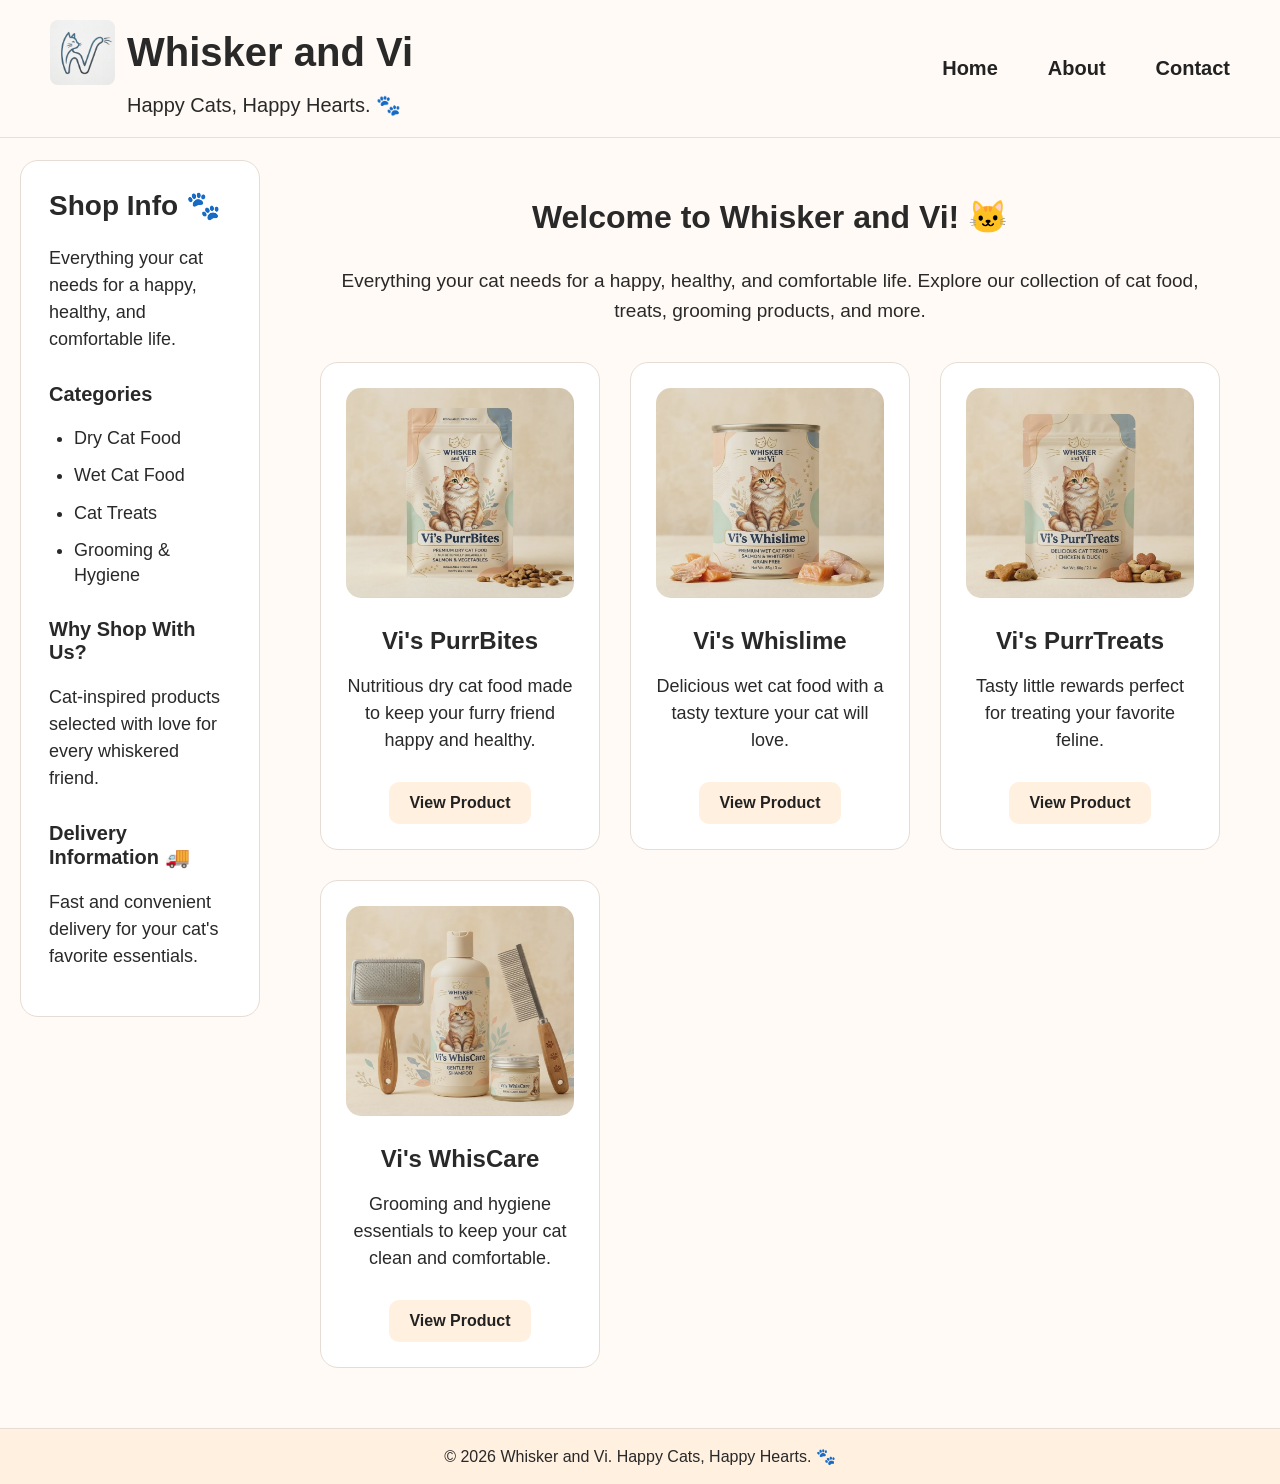
<file: index.html>
<!DOCTYPE html>
<html lang="en">

<head>
    <meta charset="UTF-8">
    <meta name="viewport" content="width=device-width, initial-scale=1.0">

    <title>Whisker and Vi</title>

    <link rel="stylesheet" href="style.css">
</head>


<body class="home-page">

<div class="page">


    <!-- HEADER -->
    <header class="site-header">

        <div class="header-brand">

            <div class="brand-title">

                <img
                    src="wvlogo.jpg"
                    alt="Whisker and Vi logo"
                    class="site-logo"
                >

                <h1>Whisker and Vi</h1>

            </div>

            <p>Happy Cats, Happy Hearts. 🐾</p>

        </div>


        <!-- NAVIGATION -->
        <nav>

            <ul>

                <li>
                    <a href="index.html">Home</a>
                </li>

                <li>
                    <a href="about.html">About</a>
                </li>

                <li>
                    <a href="contact.html">Contact</a>
                </li>

            </ul>

        </nav>

    </header>



    <!-- MAIN CONTENT -->
    <main>

        <h2>Welcome to Whisker and Vi! 🐱</h2>

        <p>
            Everything your cat needs for a happy, healthy, and comfortable life.
            Explore our collection of cat food, treats, grooming products, and more.
        </p>


        <!-- PRODUCTS -->
        <section class="product-grid">


            <!-- PURRBITES -->
            <article class="product-card">

                <img
                    src="purrbites.jpg"
                    alt="Vi's PurrBites dry cat food"
                >

                <h3>Vi's PurrBites</h3>

                <p>
                    Nutritious dry cat food made to keep your furry friend
                    happy and healthy.
                </p>

                <a
                    class="button"
                    href="products/purrbites.html"
                >
                    View Product
                </a>

            </article>



            <!-- WHISLIME -->
            <article class="product-card">

                <img
                    src="whislime.jpg"
                    alt="Vi's Whislime wet cat food"
                >

                <h3>Vi's Whislime</h3>

                <p>
                    Delicious wet cat food with a tasty texture your cat will love.
                </p>

                <a
                    class="button"
                    href="products/whislime.html"
                >
                    View Product
                </a>

            </article>



            <!-- PURRTREATS -->
            <article class="product-card">

                <img
                    src="purrtreats.jpg"
                    alt="Vi's PurrTreats cat treats"
                >

                <h3>Vi's PurrTreats</h3>

                <p>
                    Tasty little rewards perfect for treating your favorite feline.
                </p>

                <a
                    class="button"
                    href="products/purrtreats.html"
                >
                    View Product
                </a>

            </article>



            <!-- WHISCARE -->
            <article class="product-card">

                <img
                    src="whiscare.jpg"
                    alt="Vi's WhisCare grooming and hygiene products"
                >

                <h3>Vi's WhisCare</h3>

                <p>
                    Grooming and hygiene essentials to keep your cat clean
                    and comfortable.
                </p>

                <a
                    class="button"
                    href="products/whiscare.html"
                >
                    View Product
                </a>

            </article>


        </section>

    </main>



    <!-- SIDEBAR -->
    <aside>

        <h2>Shop Info 🐾</h2>

        <p>
            Everything your cat needs for a happy, healthy, and comfortable life.
        </p>


        <h3>Categories</h3>

        <ul>

            <li>Dry Cat Food</li>

            <li>Wet Cat Food</li>

            <li>Cat Treats</li>

            <li>Grooming &amp; Hygiene</li>

        </ul>


        <h3>Why Shop With Us?</h3>

        <p>
            Cat-inspired products selected with love for every whiskered friend.
        </p>


        <h3>Delivery Information 🚚</h3>

        <p>
            Fast and convenient delivery for your cat's favorite essentials.
        </p>

    </aside>



    <!-- FOOTER -->
    <footer>

        <p>
            &copy; 2026 Whisker and Vi. Happy Cats, Happy Hearts. 🐾
        </p>

    </footer>


</div>

</body>
</html>
</file>
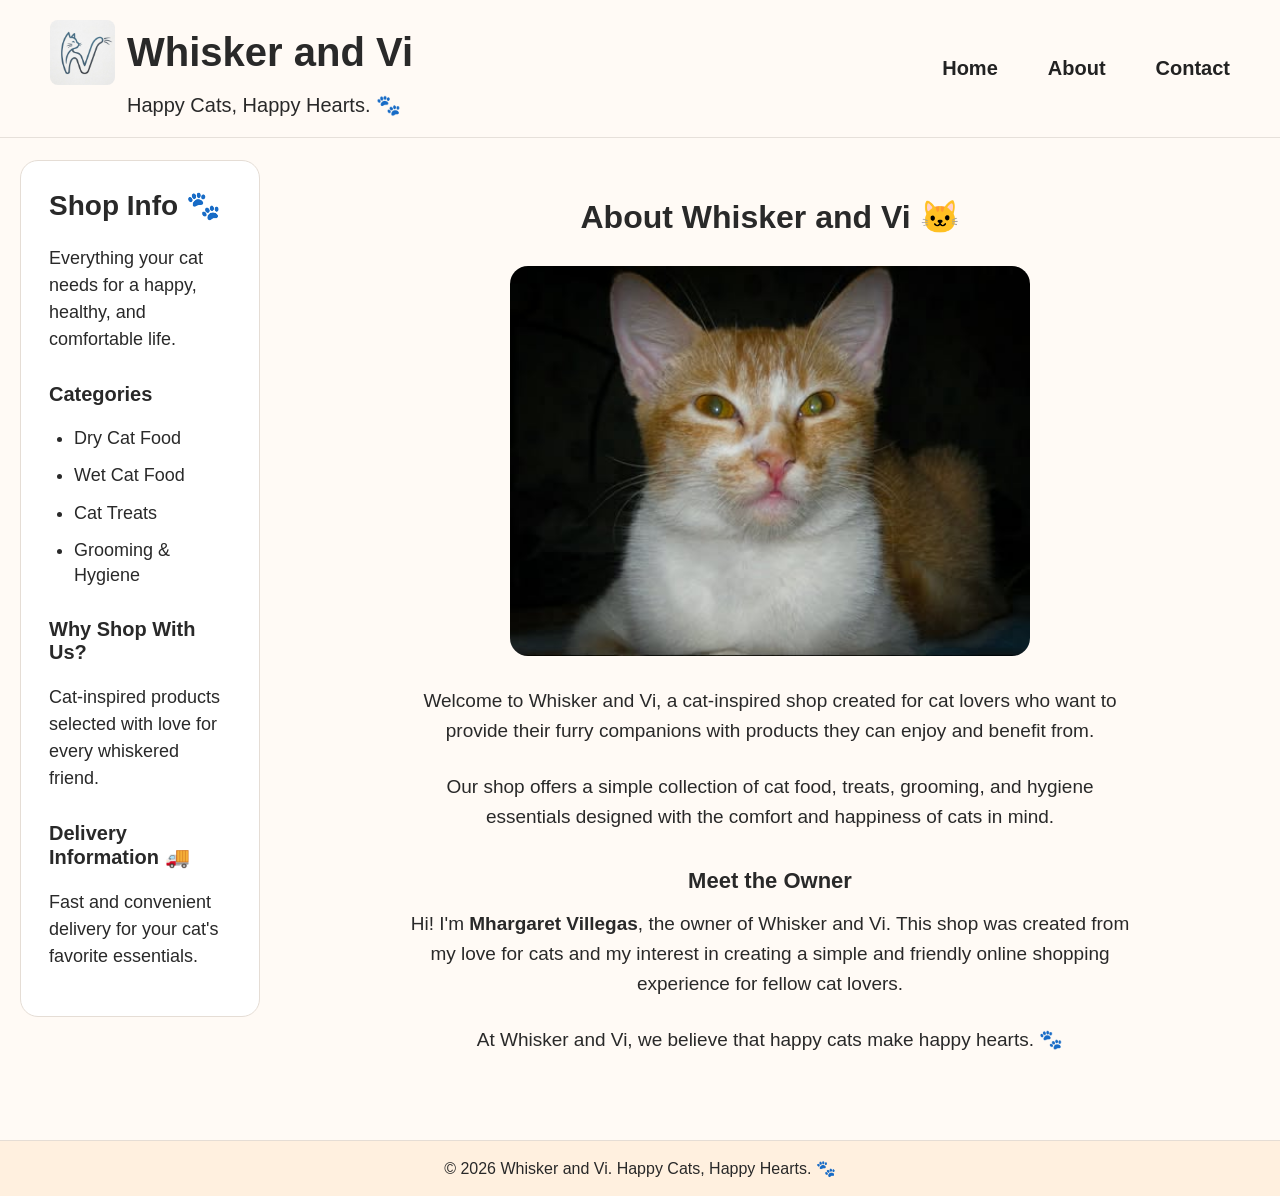
<file: about.html>
<!DOCTYPE html>
<html lang="en">

<head>
    <meta charset="UTF-8">
    <meta name="viewport" content="width=device-width, initial-scale=1.0">

    <title>About | Whisker and Vi</title>

    <link rel="stylesheet" href="style.css">
</head>


<body class="about-page">

<div class="page">


    <!-- HEADER -->
    <header class="site-header">

        <div class="header-brand">

            <div class="brand-title">

                <img
                    src="wvlogo.jpg"
                    alt="Whisker and Vi logo"
                    class="site-logo"
                >

                <h1>Whisker and Vi</h1>

            </div>

            <p>Happy Cats, Happy Hearts. 🐾</p>

        </div>


        <!-- NAVIGATION -->
        <nav>

            <ul>

                <li>
                    <a href="index.html">Home</a>
                </li>

                <li>
                    <a href="about.html">About</a>
                </li>

                <li>
                    <a href="contact.html">Contact</a>
                </li>

            </ul>

        </nav>

    </header>



    <!-- ABOUT CONTENT -->
    <main class="about-content">

        <h2>About Whisker and Vi 🐱</h2>


        <!-- YOUR CAT IMAGE -->
        <img
            class="owner-image"
            src="cat.jpg"
            alt="Cat featured by Whisker and Vi"
        >


        <p>
            Welcome to Whisker and Vi, a cat-inspired shop created for cat lovers
            who want to provide their furry companions with products they can enjoy
            and benefit from.
        </p>


        <p>
            Our shop offers a simple collection of cat food, treats, grooming,
            and hygiene essentials designed with the comfort and happiness of cats
            in mind.
        </p>


        <h3>Meet the Owner</h3>


        <p>
            Hi! I'm <strong>Mhargaret Villegas</strong>, the owner of Whisker and Vi.
            This shop was created from my love for cats and my interest in creating
            a simple and friendly online shopping experience for fellow cat lovers.
        </p>


        <p>
            At Whisker and Vi, we believe that happy cats make happy hearts. 🐾
        </p>

    </main>



    <!-- SIDEBAR -->
    <aside>

        <h2>Shop Info 🐾</h2>

        <p>
            Everything your cat needs for a happy, healthy, and comfortable life.
        </p>


        <h3>Categories</h3>

        <ul>

            <li>Dry Cat Food</li>

            <li>Wet Cat Food</li>

            <li>Cat Treats</li>

            <li>Grooming &amp; Hygiene</li>

        </ul>


        <h3>Why Shop With Us?</h3>

        <p>
            Cat-inspired products selected with love for every whiskered friend.
        </p>


        <h3>Delivery Information 🚚</h3>

        <p>
            Fast and convenient delivery for your cat's favorite essentials.
        </p>

    </aside>



    <!-- FOOTER -->
    <footer>

        <p>
            &copy; 2026 Whisker and Vi. Happy Cats, Happy Hearts. 🐾
        </p>

    </footer>


</div>

</body>
</html>
</file>
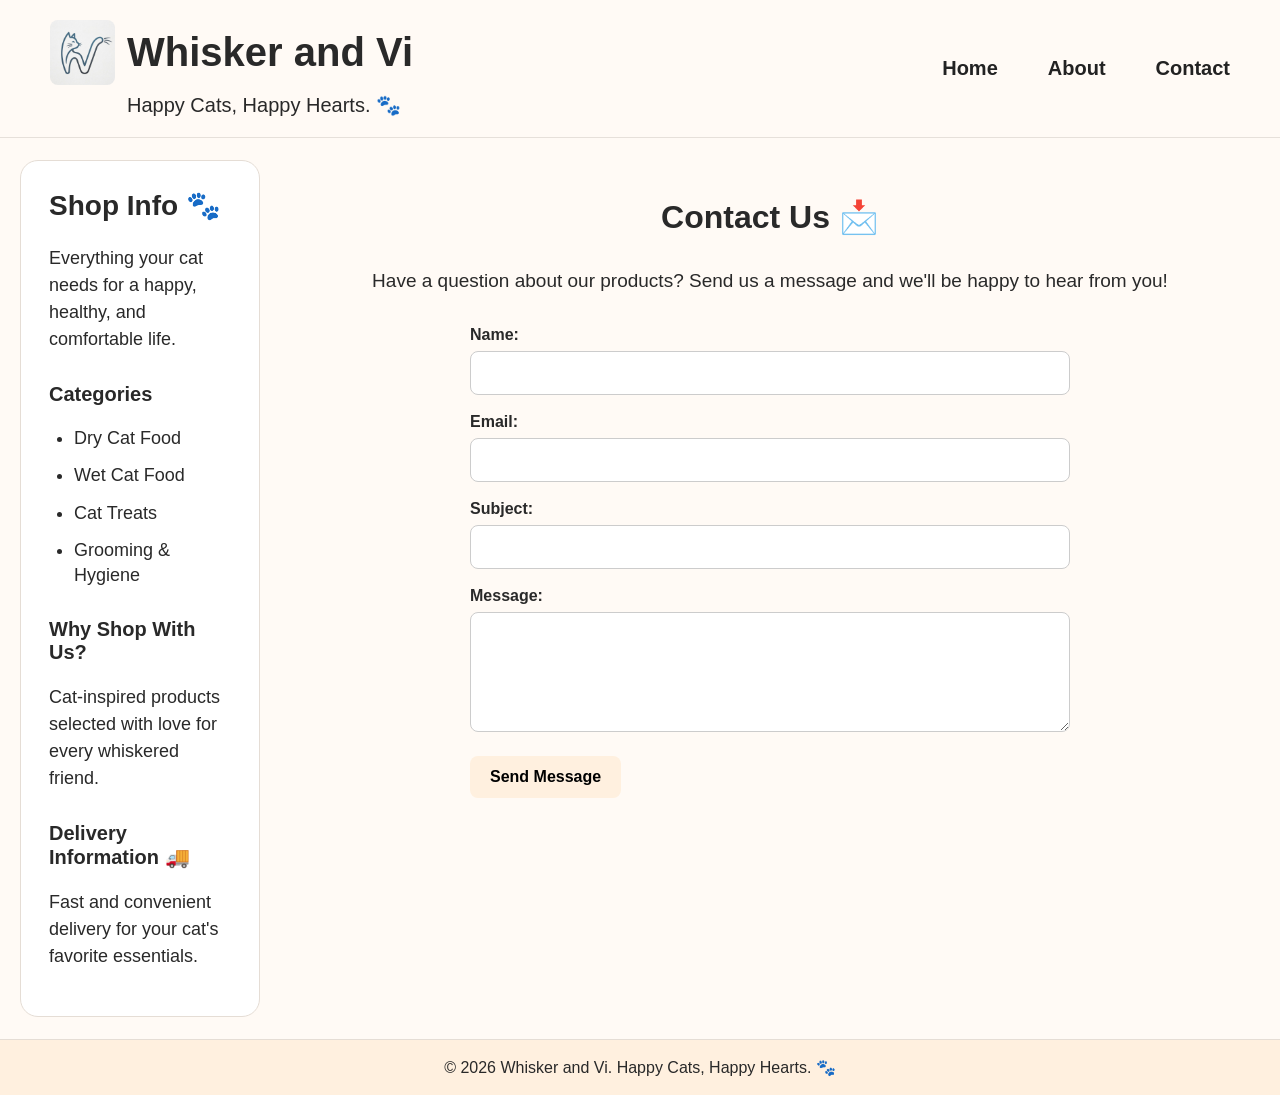
<file: contact.html>
<!DOCTYPE html>
<html lang="en">

<head>
    <meta charset="UTF-8">
    <meta name="viewport" content="width=device-width, initial-scale=1.0">

    <title>Contact | Whisker and Vi</title>

    <link rel="stylesheet" href="style.css">
</head>


<body class="contact-page">

<div class="page">


    <!-- HEADER -->
    <header class="site-header">

        <div class="header-brand">

            <div class="brand-title">

                <img
                    src="wvlogo.jpg"
                    alt="Whisker and Vi logo"
                    class="site-logo"
                >

                <h1>Whisker and Vi</h1>

            </div>

            <p>Happy Cats, Happy Hearts. 🐾</p>

        </div>


        <!-- NAVIGATION -->
        <nav>

            <ul>

                <li>
                    <a href="index.html">Home</a>
                </li>

                <li>
                    <a href="about.html">About</a>
                </li>

                <li>
                    <a href="contact.html">Contact</a>
                </li>

            </ul>

        </nav>

    </header>



    <!-- CONTACT CONTENT -->
    <main>

        <h2>Contact Us 📩</h2>

        <p>
            Have a question about our products?
            Send us a message and we'll be happy to hear from you!
        </p>


        <form action="#" method="post">

            <label for="name">
                Name:
            </label>

            <input
                type="text"
                id="name"
                name="name"
                required
            >


            <label for="email">
                Email:
            </label>

            <input
                type="email"
                id="email"
                name="email"
                required
            >


            <label for="subject">
                Subject:
            </label>

            <input
                type="text"
                id="subject"
                name="subject"
                required
            >


            <label for="message">
                Message:
            </label>

            <textarea
                id="message"
                name="message"
                required
            ></textarea>


            <button type="submit">
                Send Message
            </button>

        </form>

    </main>



    <!-- SIDEBAR -->
    <aside>

        <h2>Shop Info 🐾</h2>

        <p>
            Everything your cat needs for a happy, healthy, and comfortable life.
        </p>


        <h3>Categories</h3>

        <ul>

            <li>Dry Cat Food</li>

            <li>Wet Cat Food</li>

            <li>Cat Treats</li>

            <li>Grooming &amp; Hygiene</li>

        </ul>


        <h3>Why Shop With Us?</h3>

        <p>
            Cat-inspired products selected with love for every whiskered friend.
        </p>


        <h3>Delivery Information 🚚</h3>

        <p>
            Fast and convenient delivery for your cat's favorite essentials.
        </p>

    </aside>



    <!-- FOOTER -->
    <footer>

        <p>
            &copy; 2026 Whisker and Vi. Happy Cats, Happy Hearts. 🐾
        </p>

    </footer>


</div>

</body>
</html>
</file>
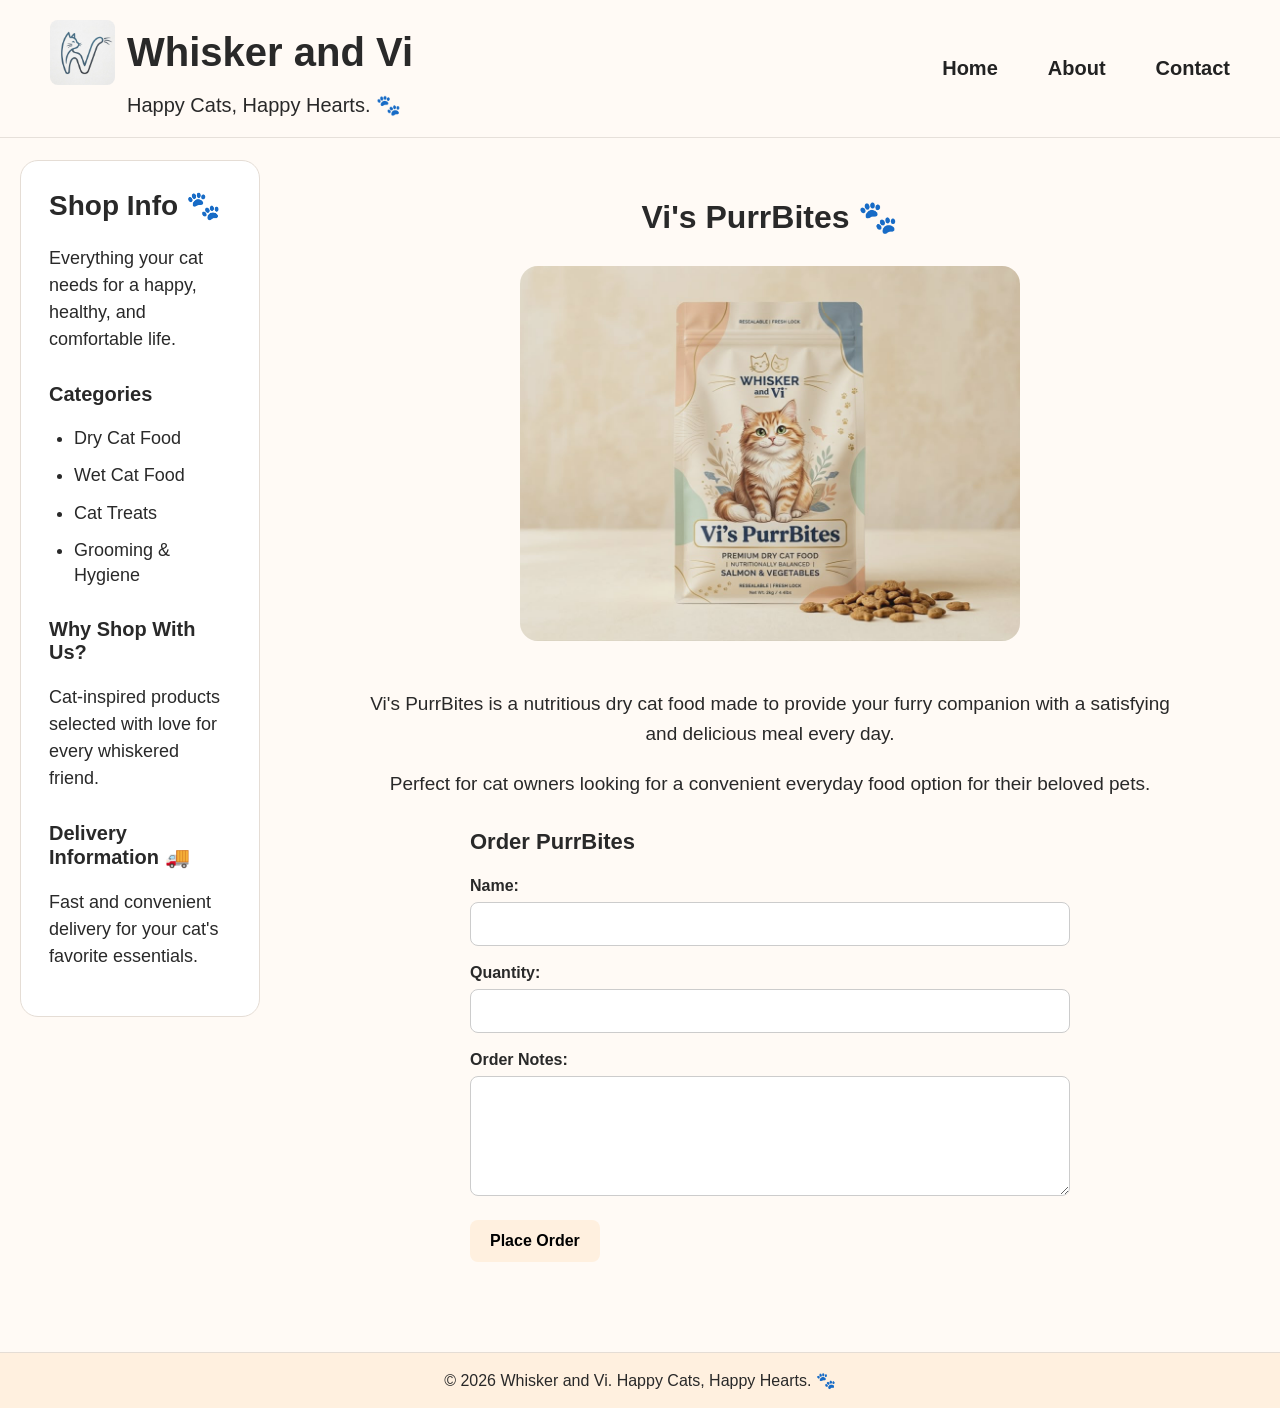
<file: products/purrbites.html>
<!DOCTYPE html>
<html lang="en">

<head>
    <meta charset="UTF-8">
    <meta name="viewport" content="width=device-width, initial-scale=1.0">

    <title>Vi's PurrBites | Whisker and Vi</title>

    <link rel="stylesheet" href="../style.css">
</head>


<body>

<div class="page">


    <!-- HEADER -->
    <header class="site-header">

        <div class="header-brand">

            <div class="brand-title">

                <img
                    src="../wvlogo.jpg"
                    alt="Whisker and Vi logo"
                    class="site-logo"
                >

                <h1>Whisker and Vi</h1>

            </div>

            <p>Happy Cats, Happy Hearts. 🐾</p>

        </div>


        <nav>

            <ul>

                <li>
                    <a href="../index.html">Home</a>
                </li>

                <li>
                    <a href="../about.html">About</a>
                </li>

                <li>
                    <a href="../contact.html">Contact</a>
                </li>

            </ul>

        </nav>

    </header>



    <!-- PRODUCT -->
    <main class="product-page">

        <h2>Vi's PurrBites 🐾</h2>


        <img
            src="../purrbites.jpg"
            alt="Vi's PurrBites dry cat food"
        >


        <p>
            Vi's PurrBites is a nutritious dry cat food made to provide your
            furry companion with a satisfying and delicious meal every day.
        </p>


        <p>
            Perfect for cat owners looking for a convenient everyday food option
            for their beloved pets.
        </p>


        <form action="#" method="post">

            <h3>Order PurrBites</h3>


            <label for="name">
                Name:
            </label>

            <input
                type="text"
                id="name"
                name="name"
                required
            >


            <label for="quantity">
                Quantity:
            </label>

            <input
                type="number"
                id="quantity"
                name="quantity"
                min="1"
                required
            >


            <label for="notes">
                Order Notes:
            </label>

            <textarea
                id="notes"
                name="notes"
            ></textarea>


            <button type="submit">
                Place Order
            </button>

        </form>

    </main>



    <!-- SIDEBAR -->
    <aside>

        <h2>Shop Info 🐾</h2>

        <p>
            Everything your cat needs for a happy, healthy, and comfortable life.
        </p>


        <h3>Categories</h3>

        <ul>

            <li>Dry Cat Food</li>

            <li>Wet Cat Food</li>

            <li>Cat Treats</li>

            <li>Grooming &amp; Hygiene</li>

        </ul>


        <h3>Why Shop With Us?</h3>

        <p>
            Cat-inspired products selected with love for every whiskered friend.
        </p>


        <h3>Delivery Information 🚚</h3>

        <p>
            Fast and convenient delivery for your cat's favorite essentials.
        </p>

    </aside>



    <footer>

        <p>
            &copy; 2026 Whisker and Vi. Happy Cats, Happy Hearts. 🐾
        </p>

    </footer>


</div>

</body>
</html>
</file>
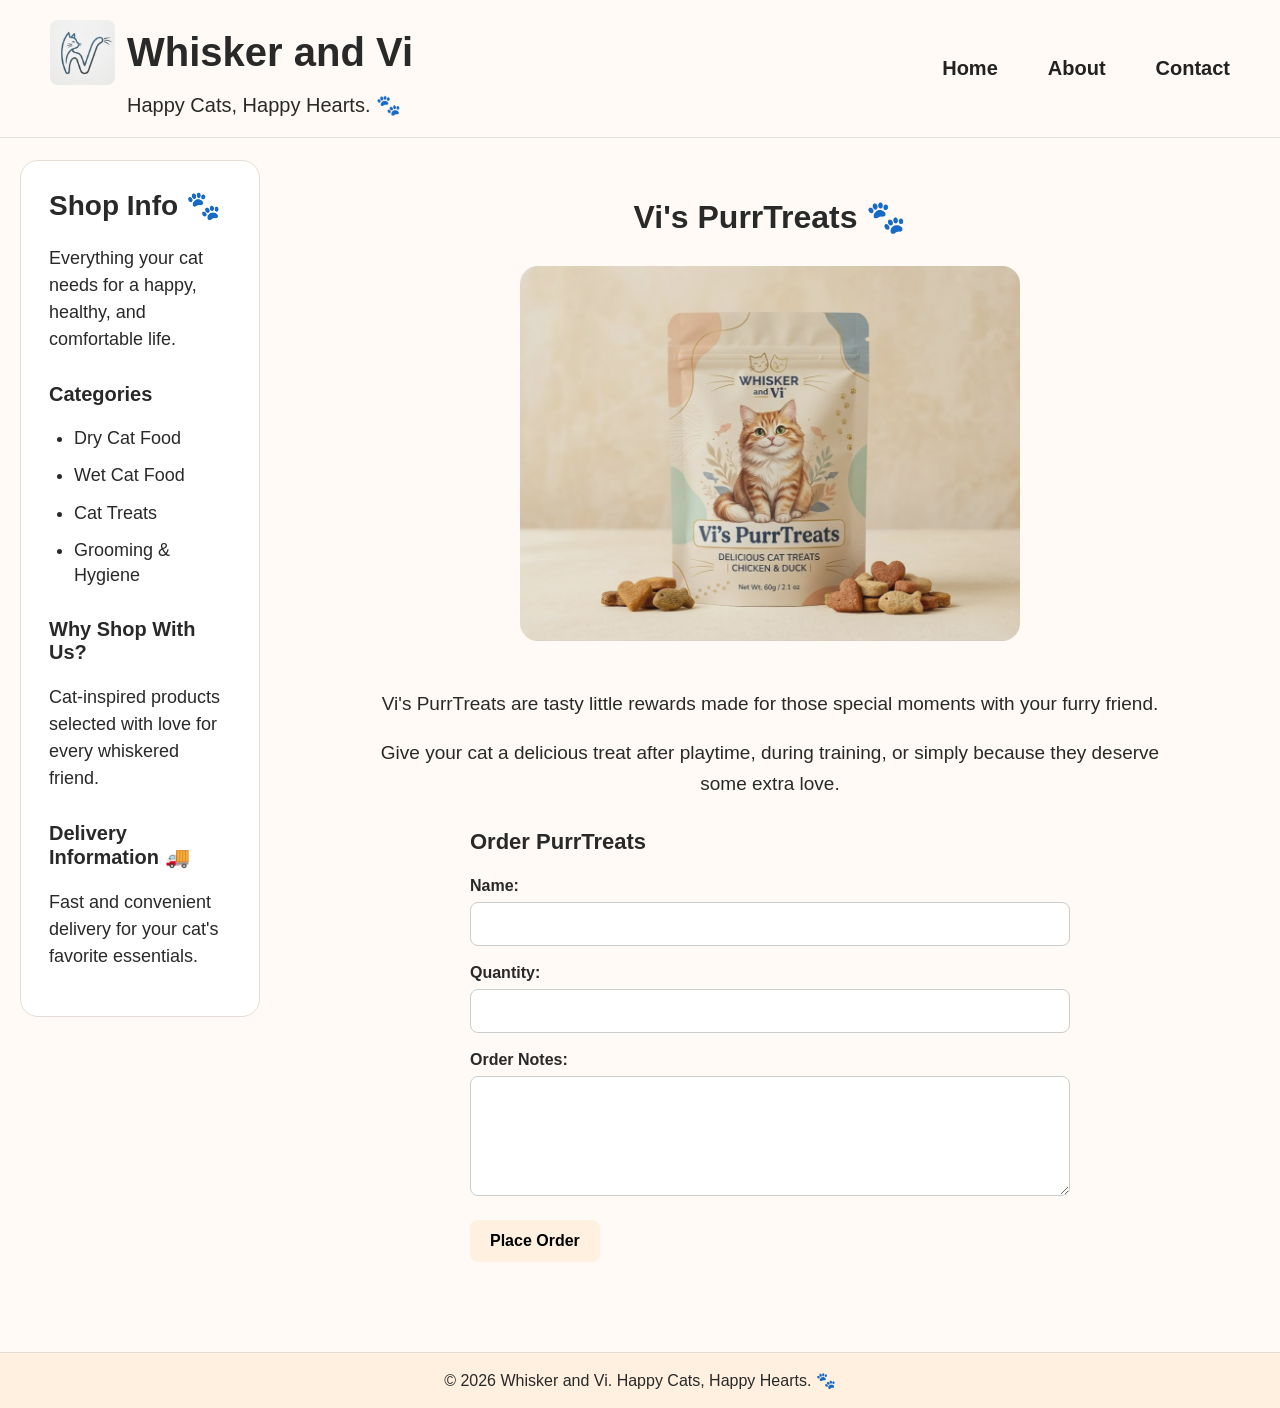
<file: products/purrtreats.html>
<!DOCTYPE html>
<html lang="en">

<head>
    <meta charset="UTF-8">
    <meta name="viewport" content="width=device-width, initial-scale=1.0">

    <title>Vi's PurrTreats | Whisker and Vi</title>

    <link rel="stylesheet" href="../style.css">
</head>


<body>

<div class="page">


    <!-- HEADER -->
    <header class="site-header">

        <div class="header-brand">

            <div class="brand-title">

                <img
                    src="../wvlogo.jpg"
                    alt="Whisker and Vi logo"
                    class="site-logo"
                >

                <h1>Whisker and Vi</h1>

            </div>

            <p>Happy Cats, Happy Hearts. 🐾</p>

        </div>


        <nav>

            <ul>

                <li>
                    <a href="../index.html">Home</a>
                </li>

                <li>
                    <a href="../about.html">About</a>
                </li>

                <li>
                    <a href="../contact.html">Contact</a>
                </li>

            </ul>

        </nav>

    </header>



    <!-- PRODUCT -->
    <main class="product-page">

        <h2>Vi's PurrTreats 🐾</h2>


        <img
            src="../purrtreats.jpg"
            alt="Vi's PurrTreats cat treats"
        >


        <p>
            Vi's PurrTreats are tasty little rewards made for those special
            moments with your furry friend.
        </p>


        <p>
            Give your cat a delicious treat after playtime, during training,
            or simply because they deserve some extra love.
        </p>


        <form action="#" method="post">

            <h3>Order PurrTreats</h3>


            <label for="name">
                Name:
            </label>

            <input
                type="text"
                id="name"
                name="name"
                required
            >


            <label for="quantity">
                Quantity:
            </label>

            <input
                type="number"
                id="quantity"
                name="quantity"
                min="1"
                required
            >


            <label for="notes">
                Order Notes:
            </label>

            <textarea
                id="notes"
                name="notes"
            ></textarea>


            <button type="submit">
                Place Order
            </button>

        </form>

    </main>



    <!-- SIDEBAR -->
    <aside>

        <h2>Shop Info 🐾</h2>

        <p>
            Everything your cat needs for a happy, healthy, and comfortable life.
        </p>


        <h3>Categories</h3>

        <ul>

            <li>Dry Cat Food</li>

            <li>Wet Cat Food</li>

            <li>Cat Treats</li>

            <li>Grooming &amp; Hygiene</li>

        </ul>


        <h3>Why Shop With Us?</h3>

        <p>
            Cat-inspired products selected with love for every whiskered friend.
        </p>


        <h3>Delivery Information 🚚</h3>

        <p>
            Fast and convenient delivery for your cat's favorite essentials.
        </p>

    </aside>



    <footer>

        <p>
            &copy; 2026 Whisker and Vi. Happy Cats, Happy Hearts. 🐾
        </p>

    </footer>


</div>

</body>
</html>
</file>
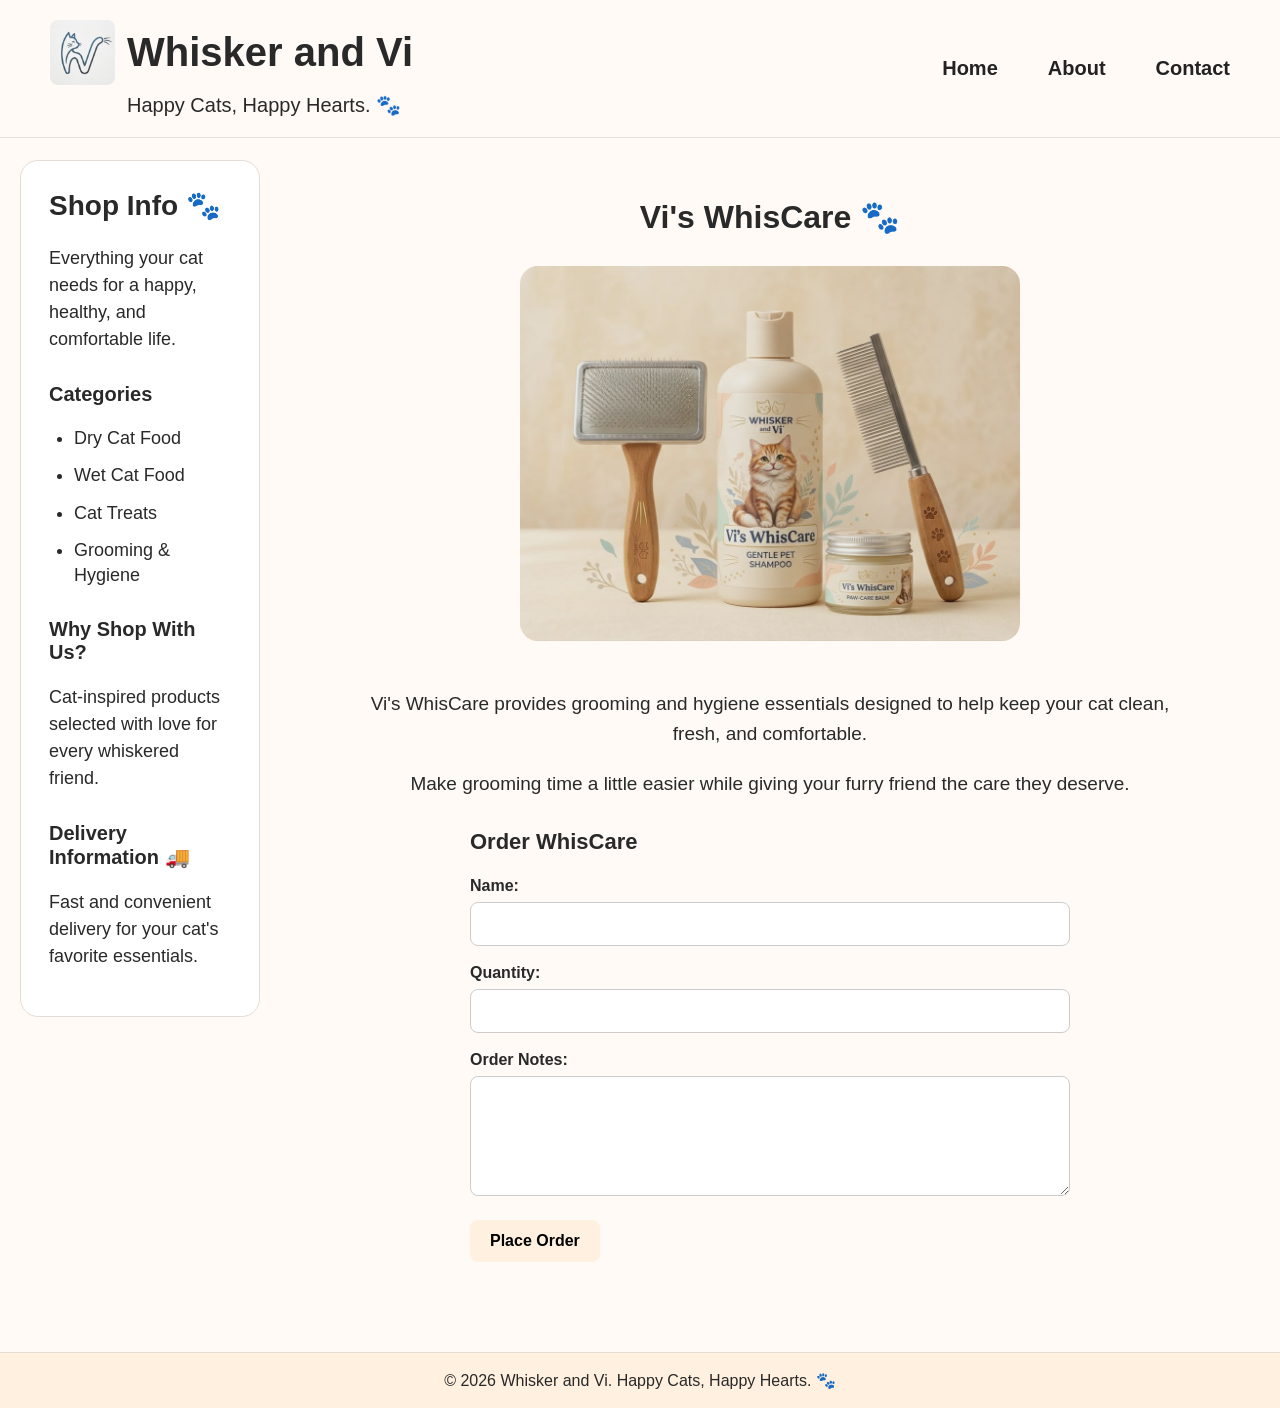
<file: products/whiscare.html>
<!DOCTYPE html>
<html lang="en">

<head>
    <meta charset="UTF-8">
    <meta name="viewport" content="width=device-width, initial-scale=1.0">

    <title>Vi's WhisCare | Whisker and Vi</title>

    <link rel="stylesheet" href="../style.css">
</head>


<body>

<div class="page">


    <!-- HEADER -->
    <header class="site-header">

        <div class="header-brand">

            <div class="brand-title">

                <img
                    src="../wvlogo.jpg"
                    alt="Whisker and Vi logo"
                    class="site-logo"
                >

                <h1>Whisker and Vi</h1>

            </div>

            <p>Happy Cats, Happy Hearts. 🐾</p>

        </div>


        <nav>

            <ul>

                <li>
                    <a href="../index.html">Home</a>
                </li>

                <li>
                    <a href="../about.html">About</a>
                </li>

                <li>
                    <a href="../contact.html">Contact</a>
                </li>

            </ul>

        </nav>

    </header>



    <!-- PRODUCT -->
    <main class="product-page">

        <h2>Vi's WhisCare 🐾</h2>


        <img
            src="../whiscare.jpg"
            alt="Vi's WhisCare grooming and hygiene products"
        >


        <p>
            Vi's WhisCare provides grooming and hygiene essentials designed
            to help keep your cat clean, fresh, and comfortable.
        </p>


        <p>
            Make grooming time a little easier while giving your furry friend
            the care they deserve.
        </p>


        <form action="#" method="post">

            <h3>Order WhisCare</h3>


            <label for="name">
                Name:
            </label>

            <input
                type="text"
                id="name"
                name="name"
                required
            >


            <label for="quantity">
                Quantity:
            </label>

            <input
                type="number"
                id="quantity"
                name="quantity"
                min="1"
                required
            >


            <label for="notes">
                Order Notes:
            </label>

            <textarea
                id="notes"
                name="notes"
            ></textarea>


            <button type="submit">
                Place Order
            </button>

        </form>

    </main>



    <!-- SIDEBAR -->
    <aside>

        <h2>Shop Info 🐾</h2>

        <p>
            Everything your cat needs for a happy, healthy, and comfortable life.
        </p>


        <h3>Categories</h3>

        <ul>

            <li>Dry Cat Food</li>

            <li>Wet Cat Food</li>

            <li>Cat Treats</li>

            <li>Grooming &amp; Hygiene</li>

        </ul>


        <h3>Why Shop With Us?</h3>

        <p>
            Cat-inspired products selected with love for every whiskered friend.
        </p>


        <h3>Delivery Information 🚚</h3>

        <p>
            Fast and convenient delivery for your cat's favorite essentials.
        </p>

    </aside>



    <footer>

        <p>
            &copy; 2026 Whisker and Vi. Happy Cats, Happy Hearts. 🐾
        </p>

    </footer>


</div>

</body>
</html>
</file>
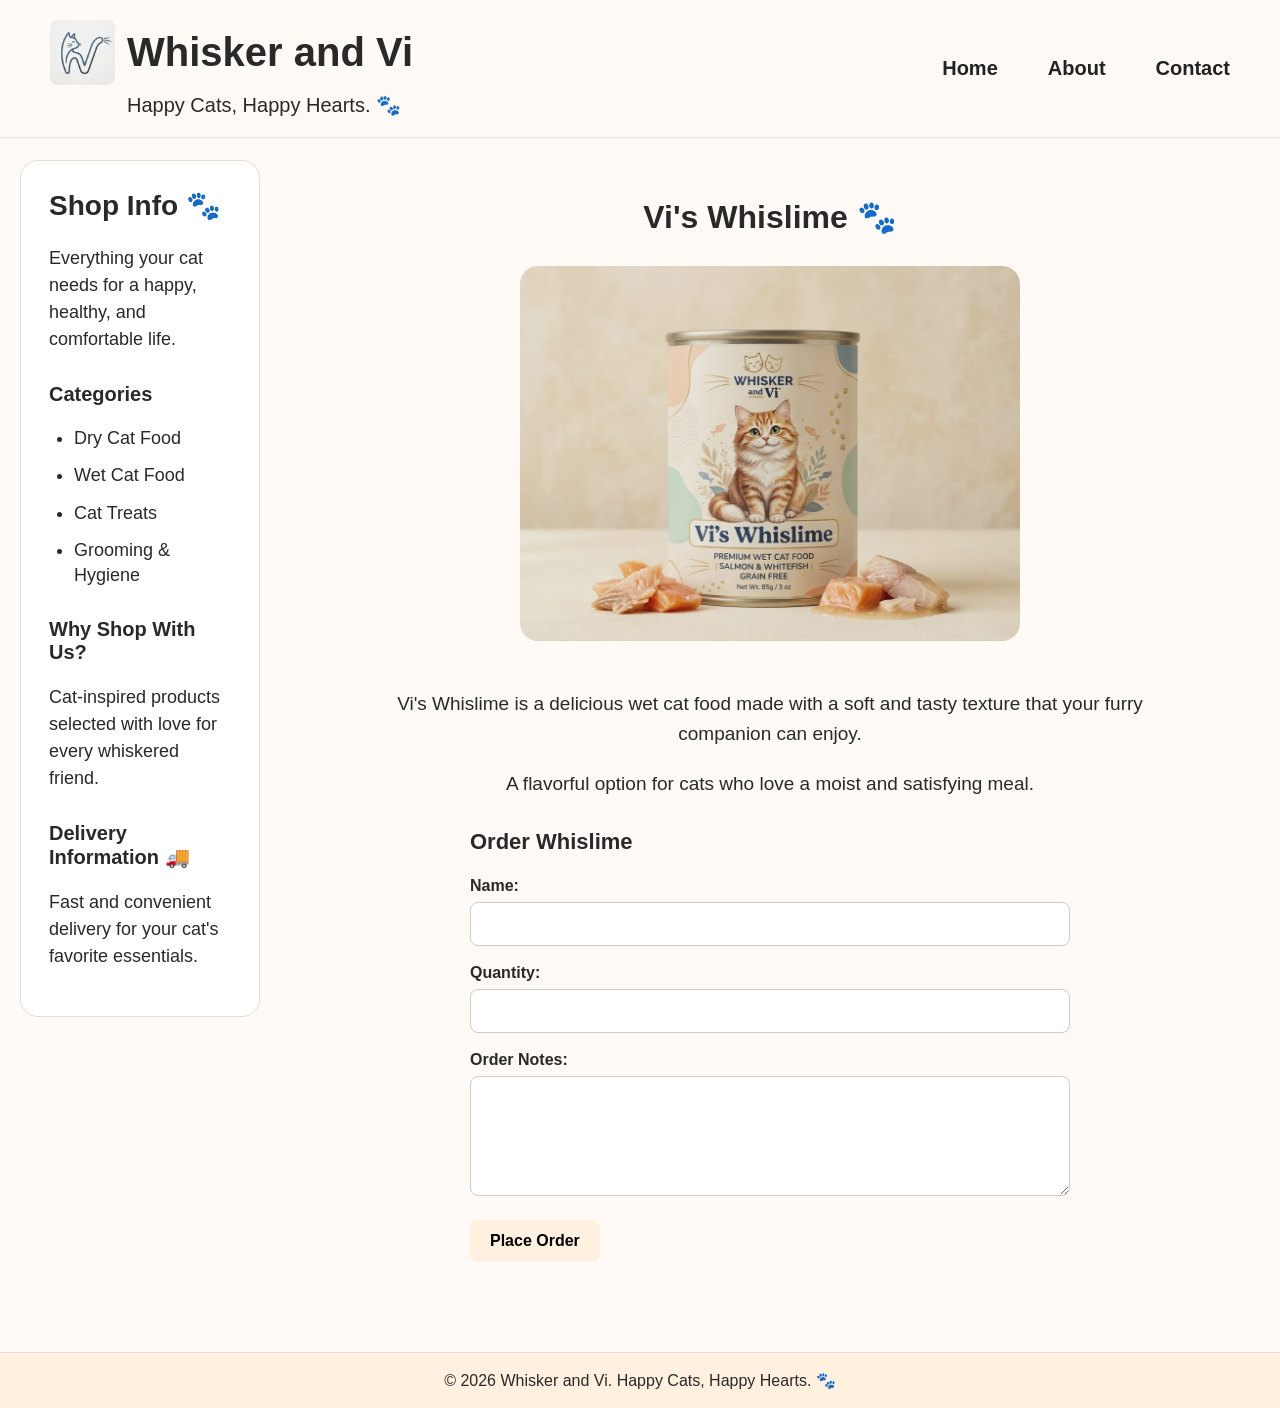
<file: products/whislime.html>
<!DOCTYPE html>
<html lang="en">

<head>
    <meta charset="UTF-8">
    <meta name="viewport" content="width=device-width, initial-scale=1.0">

    <title>Vi's Whislime | Whisker and Vi</title>

    <link rel="stylesheet" href="../style.css">
</head>


<body>

<div class="page">


    <!-- HEADER -->
    <header class="site-header">

        <div class="header-brand">

            <div class="brand-title">

                <img
                    src="../wvlogo.jpg"
                    alt="Whisker and Vi logo"
                    class="site-logo"
                >

                <h1>Whisker and Vi</h1>

            </div>

            <p>Happy Cats, Happy Hearts. 🐾</p>

        </div>


        <nav>

            <ul>

                <li>
                    <a href="../index.html">Home</a>
                </li>

                <li>
                    <a href="../about.html">About</a>
                </li>

                <li>
                    <a href="../contact.html">Contact</a>
                </li>

            </ul>

        </nav>

    </header>



    <!-- PRODUCT -->
    <main class="product-page">

        <h2>Vi's Whislime 🐾</h2>


        <img
            src="../whislime.jpg"
            alt="Vi's Whislime wet cat food"
        >


        <p>
            Vi's Whislime is a delicious wet cat food made with a soft and
            tasty texture that your furry companion can enjoy.
        </p>


        <p>
            A flavorful option for cats who love a moist and satisfying meal.
        </p>


        <form action="#" method="post">

            <h3>Order Whislime</h3>


            <label for="name">
                Name:
            </label>

            <input
                type="text"
                id="name"
                name="name"
                required
            >


            <label for="quantity">
                Quantity:
            </label>

            <input
                type="number"
                id="quantity"
                name="quantity"
                min="1"
                required
            >


            <label for="notes">
                Order Notes:
            </label>

            <textarea
                id="notes"
                name="notes"
            ></textarea>


            <button type="submit">
                Place Order
            </button>

        </form>

    </main>



    <!-- SIDEBAR -->
    <aside>

        <h2>Shop Info 🐾</h2>

        <p>
            Everything your cat needs for a happy, healthy, and comfortable life.
        </p>


        <h3>Categories</h3>

        <ul>

            <li>Dry Cat Food</li>

            <li>Wet Cat Food</li>

            <li>Cat Treats</li>

            <li>Grooming &amp; Hygiene</li>

        </ul>


        <h3>Why Shop With Us?</h3>

        <p>
            Cat-inspired products selected with love for every whiskered friend.
        </p>


        <h3>Delivery Information 🚚</h3>

        <p>
            Fast and convenient delivery for your cat's favorite essentials.
        </p>

    </aside>



    <footer>

        <p>
            &copy; 2026 Whisker and Vi. Happy Cats, Happy Hearts. 🐾
        </p>

    </footer>


</div>

</body>
</html>
</file>
<file: style.css>
/* =========================================
   GENERAL
   ========================================= */

* {
    box-sizing: border-box;
}


body {
    margin: 0;

    font-family: Arial, Helvetica, sans-serif;

    background-color: #fffaf5;

    color: #292929;
}


.page {
    min-height: 100vh;

    display: grid;

    grid-template-columns: 260px 1fr;

    grid-template-rows: auto 1fr auto;

    grid-template-areas:
        "header header"
        "aside main"
        "footer footer";
}



/* =========================================
   HEADER
   ========================================= */

.site-header {
    grid-area: header;

    display: flex;

    justify-content: space-between;

    align-items: center;

    padding: 20px 50px;

    background-color: #fffaf5;

    border-bottom: 1px solid #e6e0da;
}


/* Logo and title */

.header-brand {
    display: flex;

    flex-direction: column;

    align-items: flex-start;
}


.brand-title {
    display: flex;

    align-items: center;

    gap: 12px;
}


/* YOUR WV LOGO */

.site-logo {
    width: 65px;

    height: 65px;

    object-fit: contain;

    display: block;

    border-radius: 8px;
}


.brand-title h1 {
    margin: 0;

    font-size: 40px;

    font-weight: 700;
}


.header-brand > p {
    margin: 8px 0 0 77px;

    font-size: 20px;
}



/* =========================================
   NAVIGATION
   ========================================= */

nav ul {
    display: flex;

    gap: 50px;

    list-style: none;

    margin: 0;

    padding: 0;
}


nav a {
    text-decoration: none;

    color: #222;

    font-size: 20px;

    font-weight: bold;
}


nav a:hover {
    text-decoration: underline;
}



/* =========================================
   SIDEBAR
   ========================================= */

aside {
    grid-area: aside;

    margin: 22px 0 22px 20px;

    padding: 28px;

    background-color: white;

    border: 1px solid #e5ddd5;

    border-radius: 18px;

    align-self: start;
}


aside h2 {
    margin-top: 0;

    font-size: 28px;
}


aside h3 {
    margin-top: 30px;

    font-size: 20px;
}


aside p {
    font-size: 18px;

    line-height: 1.5;
}


aside ul {
    padding-left: 25px;
}


aside li {
    margin-bottom: 12px;

    font-size: 18px;

    line-height: 1.4;
}



/* =========================================
   MAIN
   ========================================= */

main {
    grid-area: main;

    padding: 60px 60px;

    text-align: center;
}


main h2 {
    font-size: 32px;

    margin-top: 0;

    margin-bottom: 30px;
}


main h3 {
    font-size: 22px;

    margin-top: 30px;
}


main p {
    font-size: 19px;

    line-height: 1.6;
}



/* =========================================
   ABOUT PAGE
   ========================================= */

.about-content {
    max-width: 850px;

    margin: 0 auto;

    text-align: center;
}


/* About title */

.about-content h2 {
    text-align: center;

    margin-top: 0;

    margin-bottom: 30px;
}


/* Cat image */

.owner-image {
    display: block;

    width: 520px;

    max-width: 100%;

    height: auto;

    margin: 0 auto 30px auto;

    border-radius: 18px;
}


/* About paragraphs */

.about-content p {
    max-width: 800px;

    margin: 0 auto 25px auto;

    text-align: center;
}


.about-content h3 {
    text-align: center;

    margin-top: 35px;

    margin-bottom: 15px;
}



/* =========================================
   HOME PAGE
   ========================================= */

.home-page main {
    text-align: center;
}


.product-grid {
    display: grid;

    grid-template-columns: repeat(3, 1fr);

    gap: 30px;

    margin-top: 35px;
}


.product-card {
    background-color: white;

    border: 1px solid #e5ddd5;

    border-radius: 18px;

    padding: 25px;

    text-align: center;
}


.product-card img {
    width: 100%;

    max-width: 300px;

    height: 210px;

    object-fit: cover;

    border-radius: 15px;
}


.product-card h3 {
    font-size: 24px;

    margin: 25px 0 10px;
}


.product-card p {
    font-size: 18px;

    line-height: 1.5;
}


.button {
    display: inline-block;

    margin-top: 10px;

    padding: 12px 20px;

    background-color: #fff0df;

    color: #222;

    text-decoration: none;

    border-radius: 10px;

    font-weight: bold;
}


.button:hover {
    background-color: #f5dfc8;
}



/* =========================================
   FORMS
   ========================================= */

form {
    max-width: 600px;

    margin: 30px auto;

    text-align: left;
}


form label {
    display: block;

    margin-top: 18px;

    margin-bottom: 7px;

    font-weight: bold;
}


form input,
form textarea {
    width: 100%;

    padding: 12px;

    border: 1px solid #ccc;

    border-radius: 8px;

    font-size: 16px;
}


form textarea {
    min-height: 120px;

    resize: vertical;
}


form button {
    margin-top: 20px;

    padding: 12px 20px;

    border: none;

    border-radius: 8px;

    background-color: #fff0df;

    font-size: 16px;

    font-weight: bold;

    cursor: pointer;
}


form button:hover {
    background-color: #f5dfc8;
}



/* =========================================
   PRODUCT PAGES
   ========================================= */

.product-page {
    text-align: center;
}


.product-page > img {
    width: 500px;

    max-width: 100%;

    height: auto;

    border-radius: 18px;

    margin-bottom: 25px;
}


.product-page > p {
    max-width: 800px;

    margin-left: auto;

    margin-right: auto;
}



/* =========================================
   FOOTER
   ========================================= */

footer {
    grid-area: footer;

    text-align: center;

    padding: 18px;

    background-color: #fff0df;

    border-top: 1px solid #e5ddd5;
}


footer p {
    margin: 0;

    font-size: 16px;
}



/* =========================================
   RESPONSIVE
   ========================================= */

@media (max-width: 900px) {

    .page {
        grid-template-columns: 1fr;

        grid-template-areas:
            "header"
            "main"
            "aside"
            "footer";
    }


    .site-header {
        flex-direction: column;

        gap: 25px;

        text-align: center;
    }


    .header-brand {
        align-items: center;
    }


    .header-brand > p {
        margin-left: 0;
    }


    nav ul {
        gap: 25px;
    }


    aside {
        margin: 20px;
    }


    main {
        padding: 40px 25px;
    }


    .product-grid {
        grid-template-columns: 1fr;
    }

}
</file>
